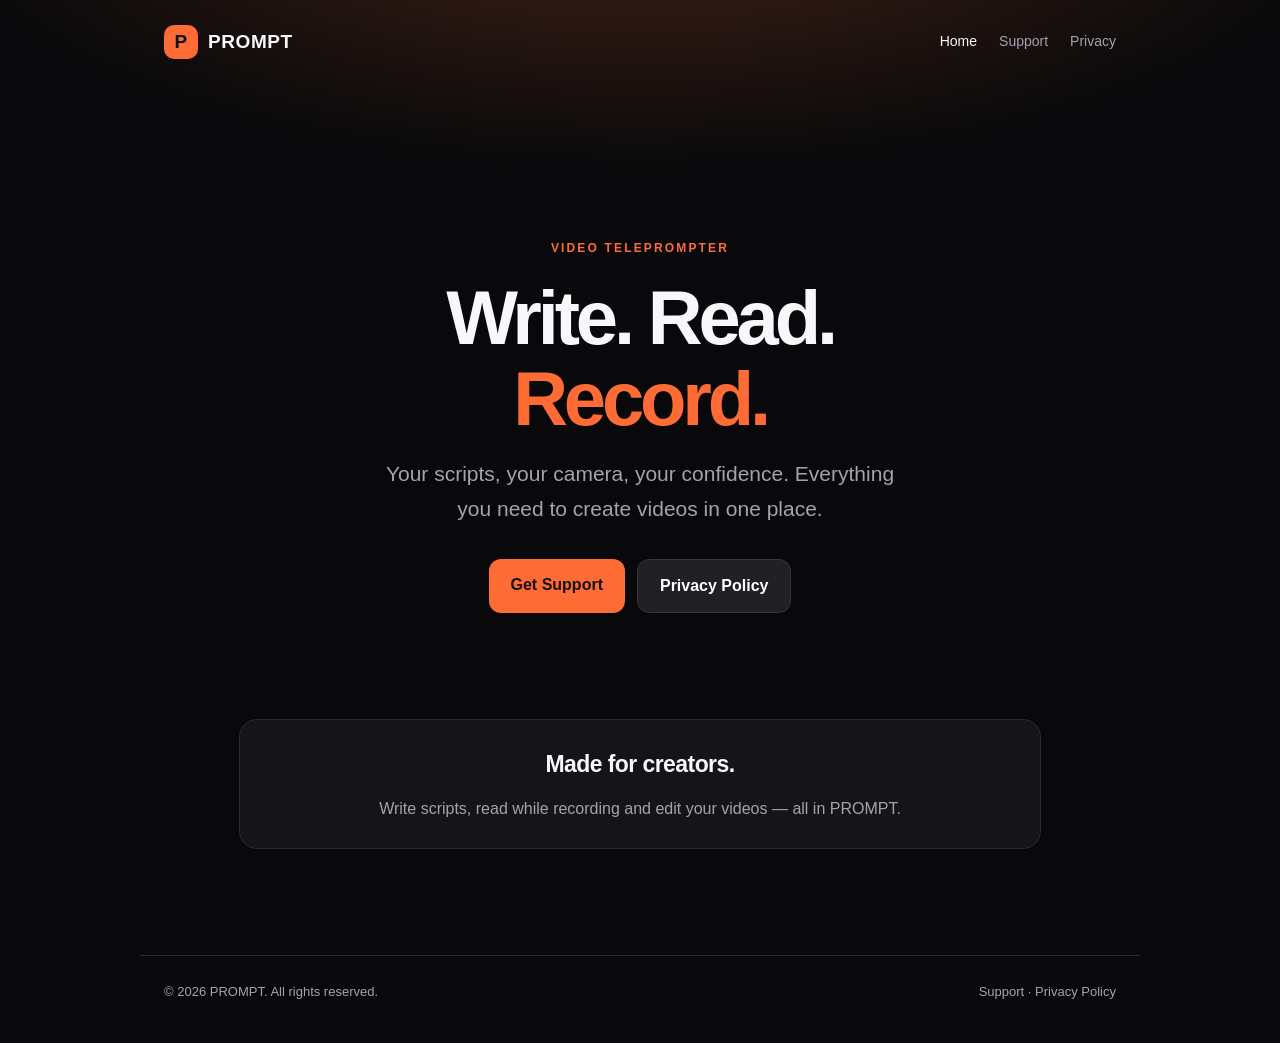
<file: index.html>
<!doctype html>
<html lang="en"><head><meta charset="utf-8"><meta name="viewport" content="width=device-width, initial-scale=1"><meta name="description" content="PROMPT video teleprompter — support and privacy information."><title>PROMPT — Write. Read. Record.</title><link rel="stylesheet" href="style.css"></head><body>
<header><a class="brand" href="index.html"><span class="brandmark">P</span>PROMPT</a><nav aria-label="Main navigation"><a aria-current="page" href="index.html">Home</a><a href="support.html">Support</a><a href="privacy.html">Privacy</a></nav></header>
<main><section class="hero"><div class="eyebrow">Video teleprompter</div><h1>Write. Read.<br><span style="color:var(--orange)">Record.</span></h1><p>Your scripts, your camera, your confidence. Everything you need to create videos in one place.</p><div class="buttons"><a class="btn" href="support.html">Get Support</a><a class="btn secondary" href="privacy.html">Privacy Policy</a></div></section><div class="card" style="text-align:center"><h2>Made for creators.</h2><p>Write scripts, read while recording and edit your videos — all in PROMPT.</p></div></main>
<footer><span>© 2026 PROMPT. All rights reserved.</span><span><a href="support.html">Support</a> · <a href="privacy.html">Privacy Policy</a></span></footer></body></html>
</file>
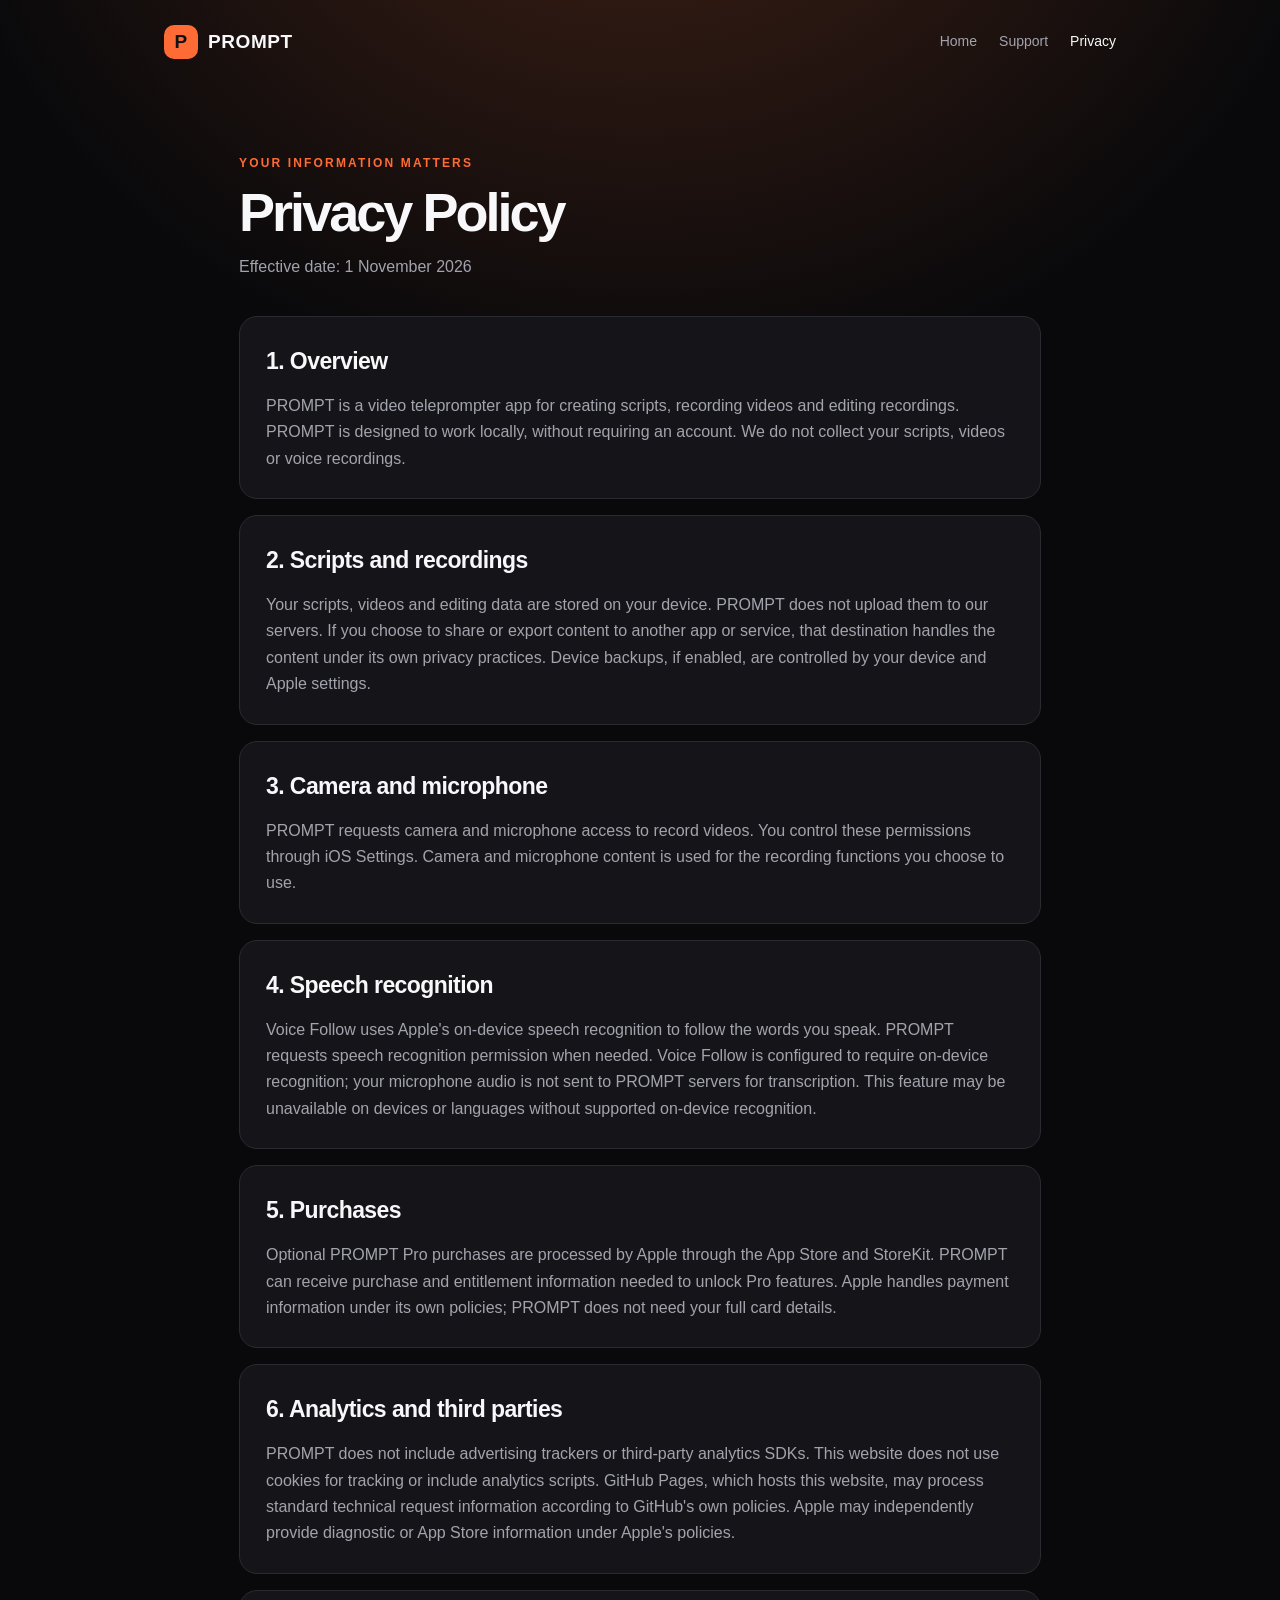
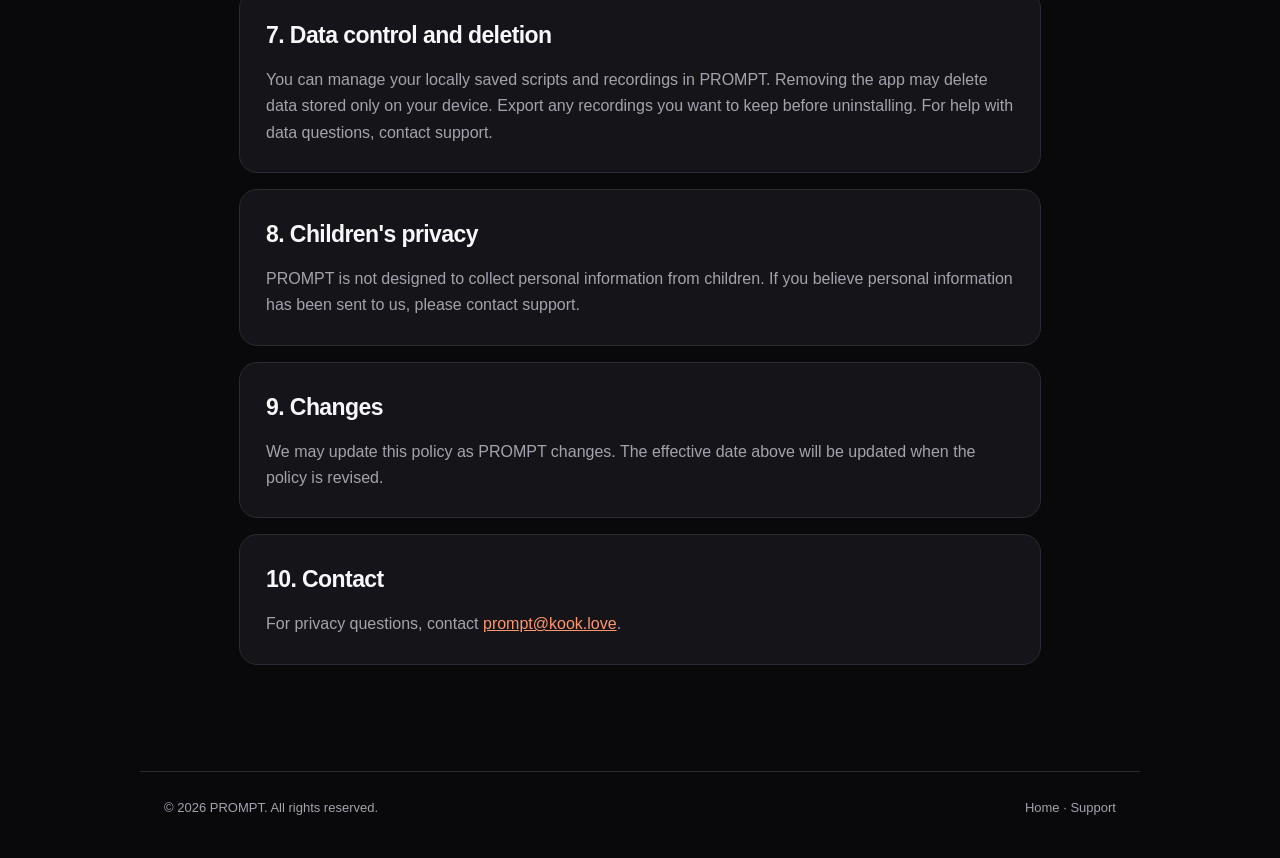
<file: privacy.html>
<!doctype html>
<html lang="en"><head><meta charset="utf-8"><meta name="viewport" content="width=device-width, initial-scale=1"><meta name="description" content="PROMPT video teleprompter privacy policy."><title>Privacy Policy — PROMPT</title><link rel="stylesheet" href="style.css"></head><body>
<header><a class="brand" href="index.html"><span class="brandmark">P</span>PROMPT</a><nav aria-label="Main navigation"><a href="index.html">Home</a><a href="support.html">Support</a><a aria-current="page" href="privacy.html">Privacy</a></nav></header>
<main class="content"><div class="pagehead"><div class="eyebrow">Your information matters</div><h1>Privacy Policy</h1><p>Effective date: 1 November 2026</p></div>

<section class="card"><h2>1. Overview</h2><p>PROMPT is a video teleprompter app for creating scripts, recording videos and editing recordings. PROMPT is designed to work locally, without requiring an account. We do not collect your scripts, videos or voice recordings.</p></section>
<section class="card"><h2>2. Scripts and recordings</h2><p>Your scripts, videos and editing data are stored on your device. PROMPT does not upload them to our servers. If you choose to share or export content to another app or service, that destination handles the content under its own privacy practices. Device backups, if enabled, are controlled by your device and Apple settings.</p></section>
<section class="card"><h2>3. Camera and microphone</h2><p>PROMPT requests camera and microphone access to record videos. You control these permissions through iOS Settings. Camera and microphone content is used for the recording functions you choose to use.</p></section>
<section class="card"><h2>4. Speech recognition</h2><p>Voice Follow uses Apple's on-device speech recognition to follow the words you speak. PROMPT requests speech recognition permission when needed. Voice Follow is configured to require on-device recognition; your microphone audio is not sent to PROMPT servers for transcription. This feature may be unavailable on devices or languages without supported on-device recognition.</p></section>
<section class="card"><h2>5. Purchases</h2><p>Optional PROMPT Pro purchases are processed by Apple through the App Store and StoreKit. PROMPT can receive purchase and entitlement information needed to unlock Pro features. Apple handles payment information under its own policies; PROMPT does not need your full card details.</p></section>
<section class="card"><h2>6. Analytics and third parties</h2><p>PROMPT does not include advertising trackers or third-party analytics SDKs. This website does not use cookies for tracking or include analytics scripts. GitHub Pages, which hosts this website, may process standard technical request information according to GitHub's own policies. Apple may independently provide diagnostic or App Store information under Apple's policies.</p></section>
<section class="card"><h2>7. Data control and deletion</h2><p>You can manage your locally saved scripts and recordings in PROMPT. Removing the app may delete data stored only on your device. Export any recordings you want to keep before uninstalling. For help with data questions, contact support.</p></section>
<section class="card"><h2>8. Children's privacy</h2><p>PROMPT is not designed to collect personal information from children. If you believe personal information has been sent to us, please contact support.</p></section>
<section class="card"><h2>9. Changes</h2><p>We may update this policy as PROMPT changes. The effective date above will be updated when the policy is revised.</p></section>
<section class="card"><h2>10. Contact</h2><p>For privacy questions, contact <a href="mailto:prompt@kook.love">prompt@kook.love</a>.</p></section>
</main><footer><span>© 2026 PROMPT. All rights reserved.</span><span><a href="index.html">Home</a> · <a href="support.html">Support</a></span></footer></body></html>
</file>
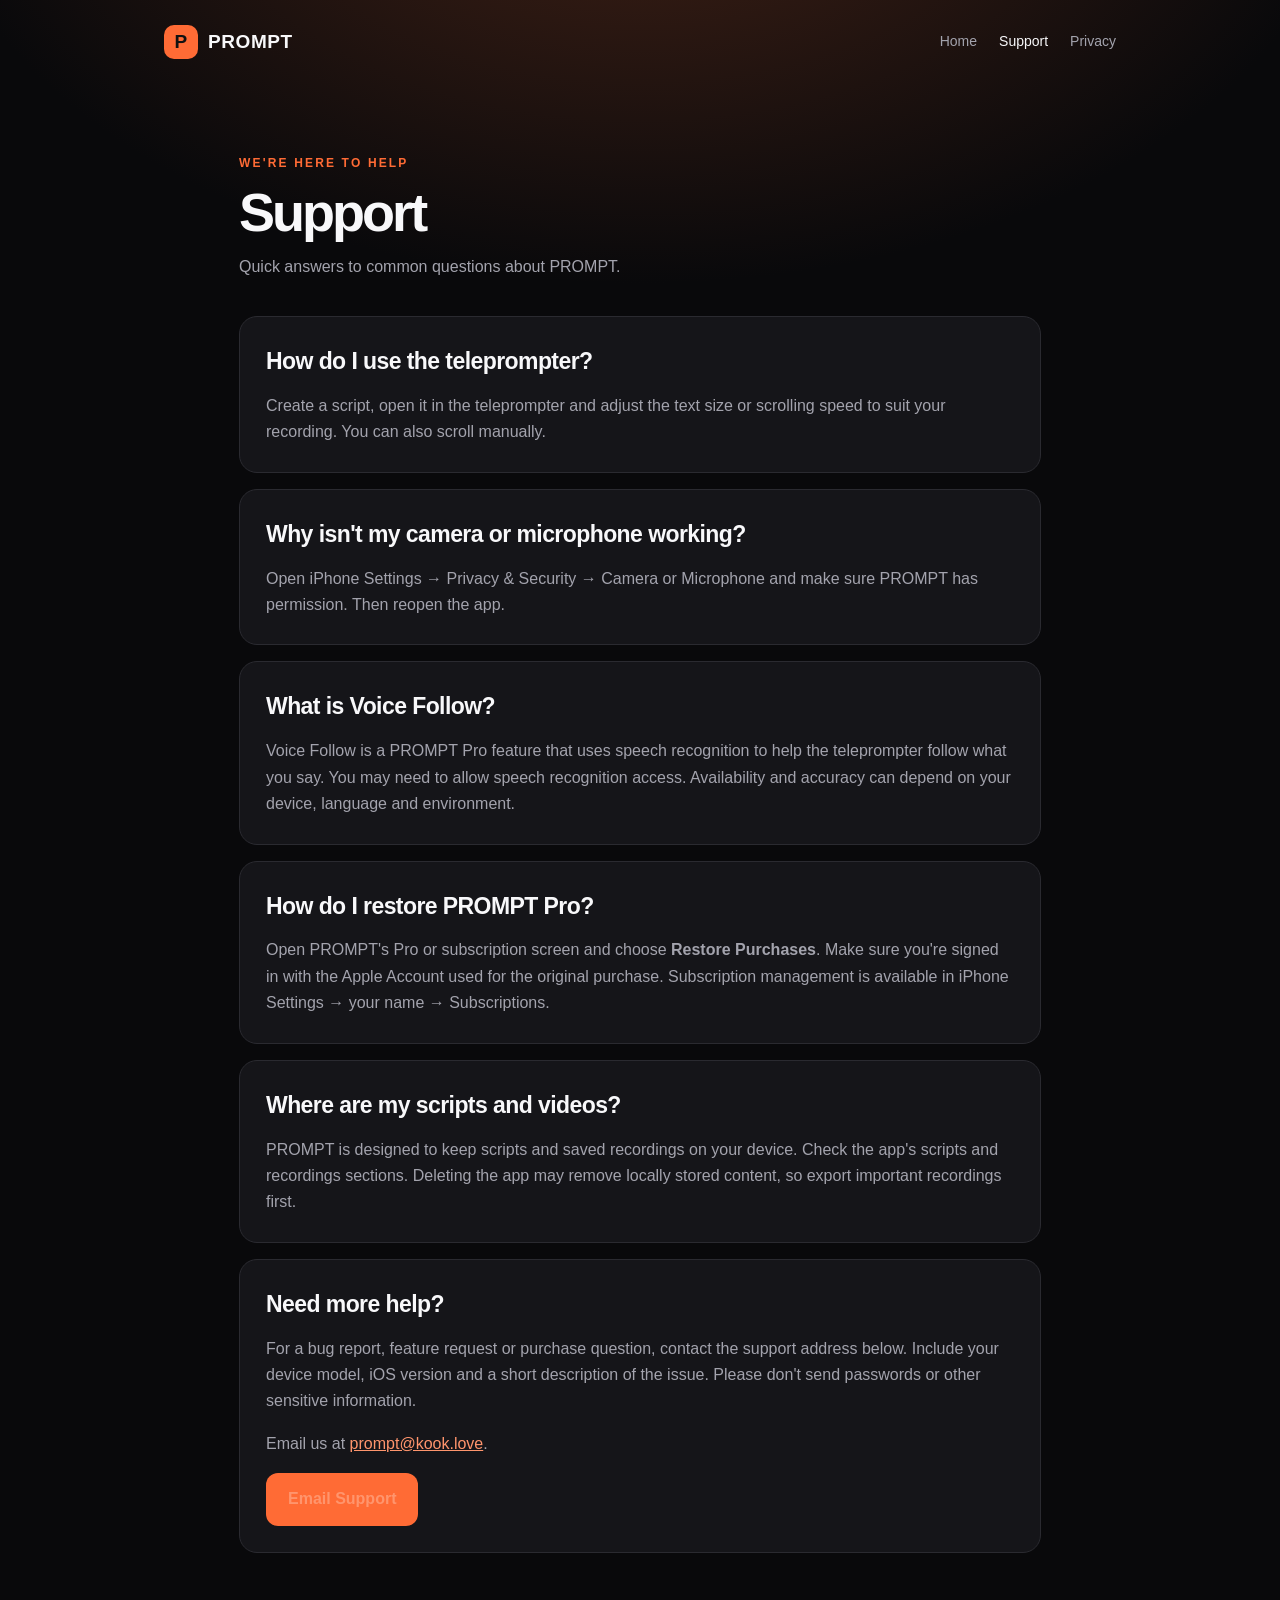
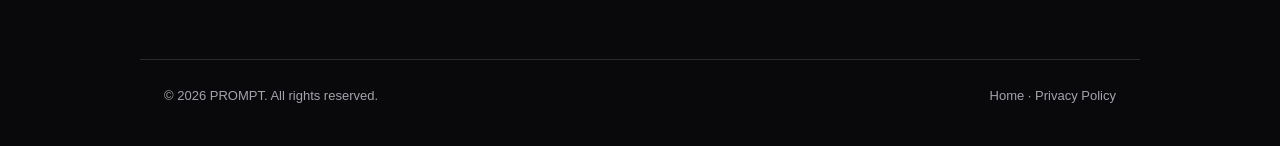
<file: support.html>
<!doctype html>
<html lang="en"><head><meta charset="utf-8"><meta name="viewport" content="width=device-width, initial-scale=1"><meta name="description" content="Help and frequently asked questions for the PROMPT video teleprompter app."><title>Support — PROMPT</title><link rel="stylesheet" href="style.css"></head><body>
<header><a class="brand" href="index.html"><span class="brandmark">P</span>PROMPT</a><nav aria-label="Main navigation"><a href="index.html">Home</a><a aria-current="page" href="support.html">Support</a><a href="privacy.html">Privacy</a></nav></header>
<main class="content"><div class="pagehead"><div class="eyebrow">We're here to help</div><h1>Support</h1><p>Quick answers to common questions about PROMPT.</p></div>
<section class="card"><h2>How do I use the teleprompter?</h2><p>Create a script, open it in the teleprompter and adjust the text size or scrolling speed to suit your recording. You can also scroll manually.</p></section>
<section class="card"><h2>Why isn't my camera or microphone working?</h2><p>Open iPhone Settings → Privacy &amp; Security → Camera or Microphone and make sure PROMPT has permission. Then reopen the app.</p></section>
<section class="card"><h2>What is Voice Follow?</h2><p>Voice Follow is a PROMPT Pro feature that uses speech recognition to help the teleprompter follow what you say. You may need to allow speech recognition access. Availability and accuracy can depend on your device, language and environment.</p></section>
<section class="card"><h2>How do I restore PROMPT Pro?</h2><p>Open PROMPT's Pro or subscription screen and choose <strong>Restore Purchases</strong>. Make sure you're signed in with the Apple Account used for the original purchase. Subscription management is available in iPhone Settings → your name → Subscriptions.</p></section>
<section class="card"><h2>Where are my scripts and videos?</h2><p>PROMPT is designed to keep scripts and saved recordings on your device. Check the app's scripts and recordings sections. Deleting the app may remove locally stored content, so export important recordings first.</p></section>
<section class="card"><h2>Need more help?</h2><p>For a bug report, feature request or purchase question, contact the support address below. Include your device model, iOS version and a short description of the issue. Please don't send passwords or other sensitive information.</p><p>Email us at <a href="mailto:prompt@kook.love">prompt@kook.love</a>.</p><a class="btn" href="mailto:prompt@kook.love?subject=PROMPT%20Support">Email Support</a></section>
</main><footer><span>© 2026 PROMPT. All rights reserved.</span><span><a href="index.html">Home</a> · <a href="privacy.html">Privacy Policy</a></span></footer></body></html>
</file>
<file: style.css>
:root{color-scheme:dark;--bg:#09090b;--panel:#151519;--line:#2a2a30;--text:#f8f8fa;--muted:#a3a3ad;--orange:#ff6b35}*{box-sizing:border-box}html{scroll-behavior:smooth}body{margin:0;background:radial-gradient(ellipse 75% 35% at 50% -10%,#442216 0%,transparent 75%),var(--bg);color:var(--text);font:16px/1.65 -apple-system,BlinkMacSystemFont,"Segoe UI",sans-serif;min-height:100vh}a{color:inherit}header{max-width:1000px;margin:auto;padding:25px 24px;display:flex;align-items:center;justify-content:space-between;gap:20px}.brand{font-size:19px;font-weight:850;letter-spacing:.03em;text-decoration:none;display:flex;align-items:center;gap:10px}.brandmark{display:inline-grid;place-items:center;width:34px;height:34px;background:var(--orange);color:#111;border-radius:10px;font-weight:900}nav{display:flex;gap:22px;flex-wrap:wrap}nav a{text-decoration:none;color:var(--muted);font-size:14px}nav a:hover,nav a[aria-current=page]{color:var(--text)}main{max-width:850px;margin:auto;padding:55px 24px 90px}.hero{text-align:center;padding:100px 0 90px}.eyebrow{font-size:12px;letter-spacing:.18em;color:var(--orange);font-weight:750;text-transform:uppercase}h1{font-size:clamp(42px,8vw,76px);line-height:1.07;letter-spacing:-.055em;margin:18px 0}h2{font-size:23px;letter-spacing:-.025em;margin:0 0 12px}h3{font-size:17px;margin:0 0 6px}p{color:var(--muted);margin:0 0 16px}.hero p{font-size:clamp(17px,2.4vw,21px);max-width:540px;margin:0 auto 32px}.buttons{display:flex;justify-content:center;gap:12px;flex-wrap:wrap}.btn{display:inline-block;padding:13px 22px;border-radius:12px;background:var(--orange);color:#16100d;text-decoration:none;font-weight:750}.btn.secondary{background:#202025;color:#fff;border:1px solid #35353b}.btn:hover{filter:brightness(1.12)}.pagehead{margin:15px 0 36px}.pagehead h1{font-size:clamp(36px,6vw,54px);margin:10px 0 12px}.card{background:var(--panel);border:1px solid var(--line);border-radius:18px;padding:26px;margin:16px 0}.card p:last-child{margin-bottom:0}.card a,.content a{color:#ff956d}.content ul{color:var(--muted);padding-left:22px}.content li{margin:8px 0}.note{border-left:3px solid var(--orange);padding-left:16px;color:var(--muted)}footer{max-width:1000px;margin:0 auto;padding:25px 24px 40px;border-top:1px solid var(--line);display:flex;justify-content:space-between;gap:15px;flex-wrap:wrap;color:var(--muted);font-size:13px}footer a{color:var(--muted);text-decoration:none}@media(max-width:550px){header{align-items:flex-start;flex-direction:column}main{padding-top:30px}.hero{padding:65px 0 85px}.card{padding:21px}}
</file>
